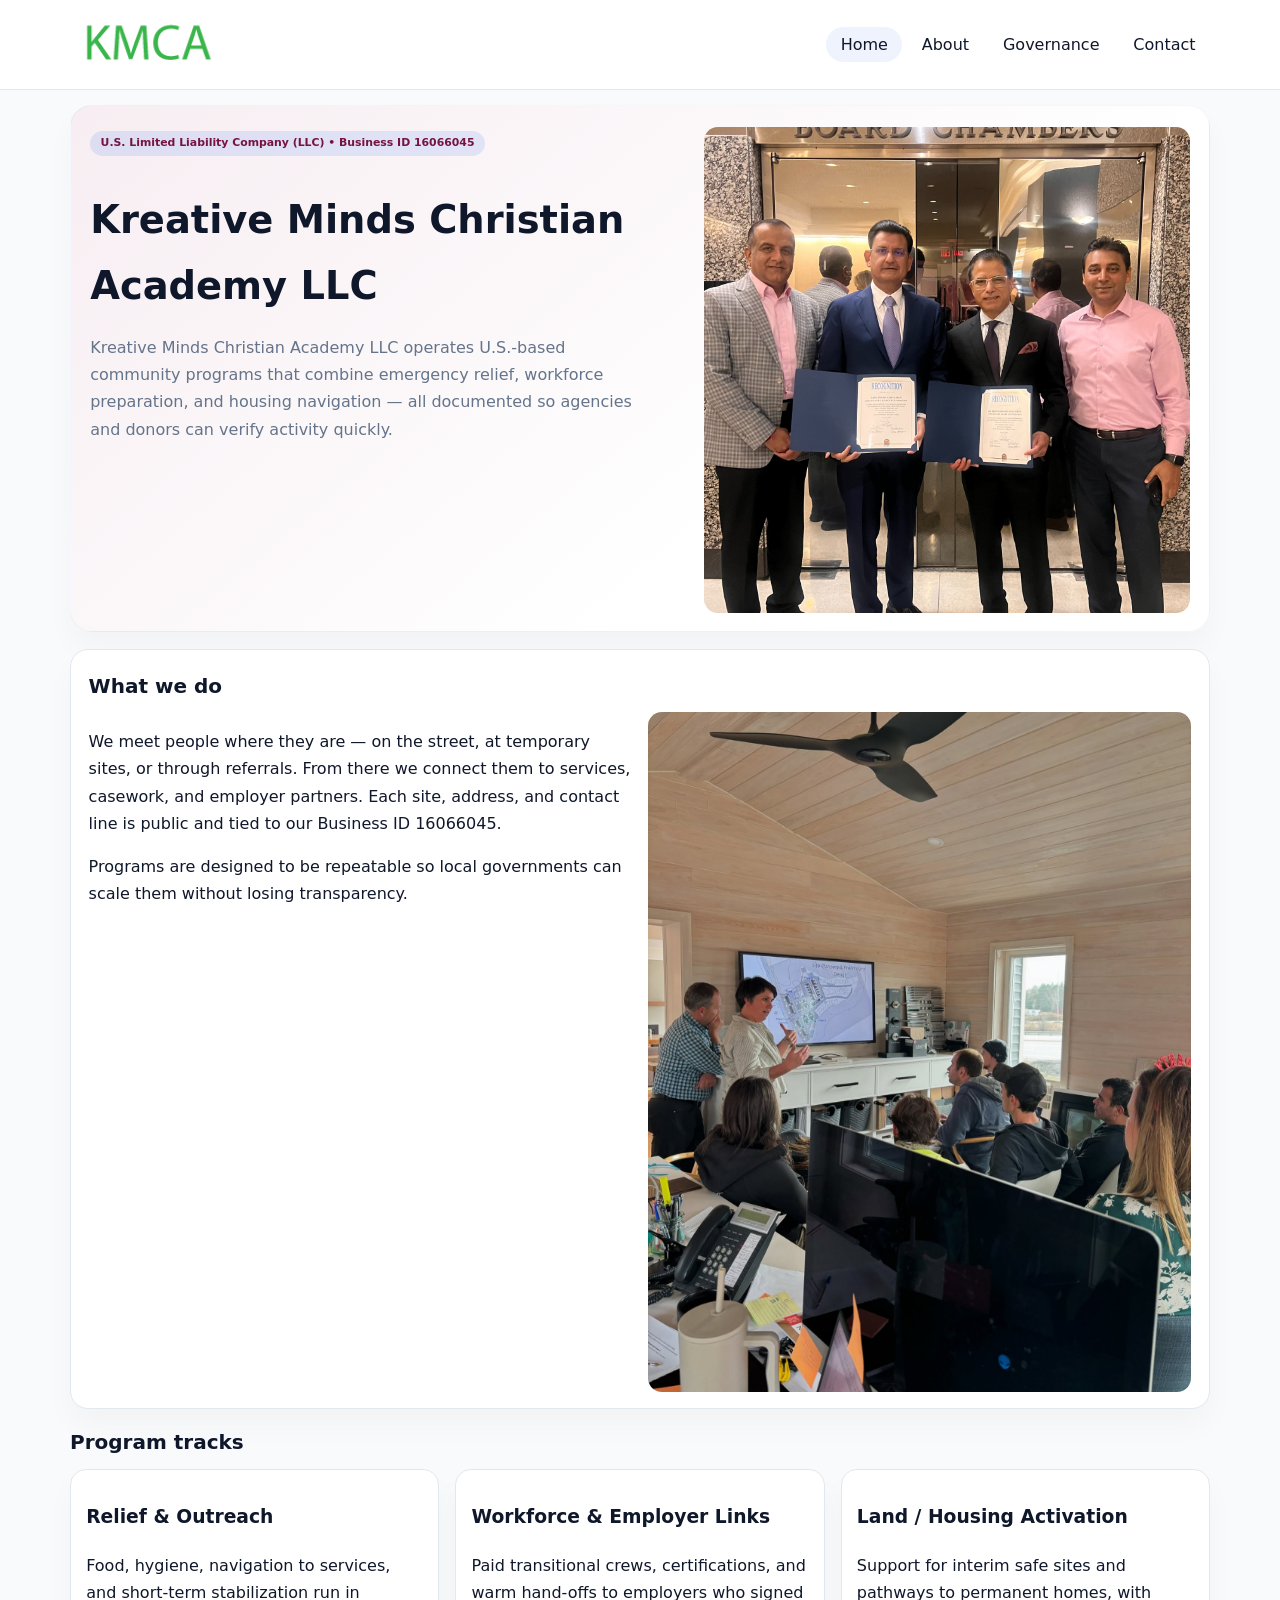
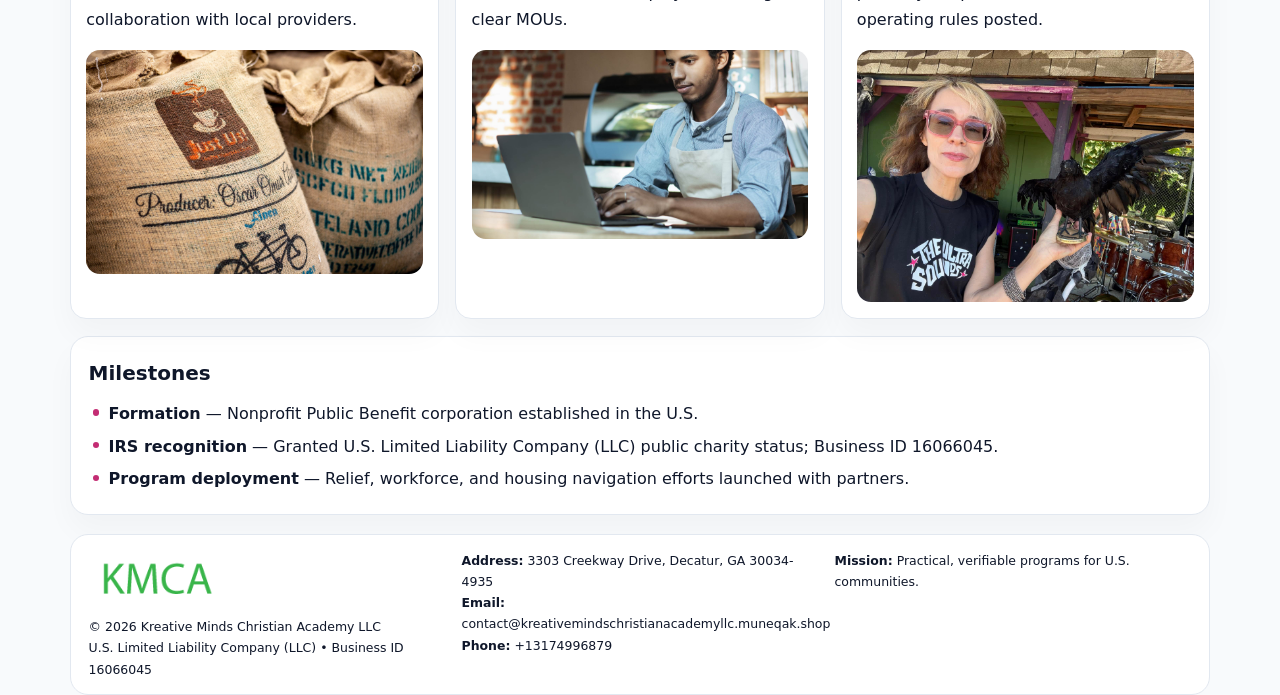
<file: index.html>
<!doctype html><html lang="en"><head>
<meta charset="utf-8">
<meta name="viewport" content="width=device-width,initial-scale=1">
<title>Kreative Minds Christian Academy LLC – Nonprofit • 2025</title>
<link rel="stylesheet" href="assets/styles.css">
<link rel="icon" href="images/logo.png">
<meta name="data-ein" content="16066045">
<meta name="data-name" content="Kreative Minds Christian Academy LLC">
<meta name="data-email" content="contact@kreativemindschristianacademyllc.muneqak.shop">
<meta name="data-phone" content="+13174996879">
<meta name="data-address" content="3303 Creekway Drive, Decatur, GA 30034-4935">
<meta name="data-map" content="3303+Creekway+Drive,+Decatur,+GA+30034-4935">
  <meta name="description" content="We are a 501(c)(3) organization advancing community services, education, and direct relief through transparent programs, local partnerships, and measurable outcomes.">
</head><body>
<div style="position:absolute;left:-9999px;top:-9999px;opacity:0" data-uniq="{{UNIQUE_BLOB}}">
  <span>We are a 501(c)(3) organization advancing community services, education, and direct relief through transparent programs, local partnerships, and measurable outcomes.</span><svg width="12" height="12" viewBox="0 0 12 12" xmlns="http://www.w3.org/2000/svg"><circle cx="6" cy="6" r="5" fill="#28a745"/></svg><img src="images/education.jpg" width="1" height="1" alt="" loading="lazy"/>
</div>

<header>
  <div class="topbar">
    <a href="index.html"><img src="images/logo.png" style="width:155px" alt=""></a>
    <nav>
      <a class="active" href="index.html">Home</a>
      <a href="about.html">About</a>
      <a href="governance.html">Governance</a>
      <a href="contact.html">Contact</a>
    </nav>
  </div>
</header>

<section class="c20c25b5775">
  <div>
    <span class="c75dcaac106">U.S. Limited Liability Company (LLC) • Business ID 16066045</span>
    <h1>Kreative Minds Christian Academy LLC</h1>
    <p class="caa383595cb">Kreative Minds Christian Academy LLC operates U.S.-based community programs that combine emergency relief, workforce preparation, and housing navigation — all documented so agencies and donors can verify activity quickly.</p>
  </div>
  <img src="images/hero.jpg" alt="Community program">
</section>

<section class="section">
  <div class="panel">
    <h2>What we do</h2>
    <div class="twocol">
      <div>
        <p>We meet people where they are — on the street, at temporary sites, or through referrals. From there we connect them to services, casework, and employer partners. Each site, address, and contact line is public and tied to our Business ID 16066045.</p>
        <p>Programs are designed to be repeatable so local governments can scale them without losing transparency.</p>
      </div>
      <div>
        <img src="images/community.jpg" alt="Community work">
      </div>
    </div>
  </div>
</section>

<section class="section">
  <h2>Program tracks</h2>
  <div class="cards">
    <article class="c58e9fa9d2f">
      <h3>Relief & Outreach</h3>
      <p>Food, hygiene, navigation to services, and short-term stabilization run in collaboration with local providers.</p>
      <img src="images/relief.jpg" alt="" style="margin-top:.6rem">
    </article>
    <article class="c58e9fa9d2f">
      <h3>Workforce & Employer Links</h3>
      <p>Paid transitional crews, certifications, and warm hand-offs to employers who signed clear MOUs.</p>
      <img src="images/jobs.jpg" alt="" style="margin-top:.6rem">
    </article>
    <article class="c58e9fa9d2f">
      <h3>Land / Housing Activation</h3>
      <p>Support for interim safe sites and pathways to permanent homes, with operating rules posted.</p>
      <img src="images/land.jpg" alt="" style="margin-top:.6rem">
    </article>
  </div>
</section>

<section class="section">
  <div class="panel">
    <h2>Milestones</h2>
    <ul class="timeline">
      <li><strong>Formation</strong> — Nonprofit Public Benefit corporation established in the U.S.</li>
      <li><strong>IRS recognition</strong> — Granted U.S. Limited Liability Company (LLC) public charity status; Business ID 16066045.</li>
      <li><strong>Program deployment</strong> — Relief, workforce, and housing navigation efforts launched with partners.</li>
    </ul>
  </div>
</section>

<footer>
  <div class="footer-grid">
    <div>
      <img src="images/logo.png" style="width:135px;margin-bottom:.35rem" alt="">
      <div class="small">© <span id="year"></span> Kreative Minds Christian Academy LLC</div>
      <div class="small">U.S. Limited Liability Company (LLC) • Business ID 16066045</div>
    </div>
    <div>
      <div class="small"><strong>Address:</strong> 3303 Creekway Drive, Decatur, GA 30034-4935</div>
      <div class="small"><strong>Email:</strong> <a href="mailto:contact@kreativemindschristianacademyllc.muneqak.shop">contact@kreativemindschristianacademyllc.muneqak.shop</a></div>
      <div class="small"><strong>Phone:</strong> <a href="tel:+13174996879">+13174996879</a></div>
    </div>
    <div>
      <div class="small"><strong>Mission:</strong> Practical, verifiable programs for U.S. communities.</div>
    </div>
  </div>
</footer>

<script>
(function(){
  function m(n){const e=document.querySelector('meta[name="'+n+'"]');return e?e.content:'';}
  function h(s){let x=2166136261>>>0;for(let i=0;i<s.length;i++){x^=s.charCodeAt(i);x=(x*16777619)>>>0;}return x>>>0;}
  const key = h((m('data-ein')||m('data-name')||'0').replace(/\s+/g,''));
  const H = key % 360, S = 55 + (key % 18), L = 47;
  const r = document.documentElement;
  r.style.setProperty('--brand',`hsl(${H} ${S}% ${L}%)`);
  r.style.setProperty('--brand-ink',`hsl(${H} ${Math.min(95,S+10)}% ${Math.max(20,L-20)}%)`);
  r.style.setProperty('--soft',`hsl(${H} ${Math.max(35,S-25)}% 95%)`);
  const y=document.getElementById('year');if(y)y.textContent=new Date().getFullYear();
})();
</script>
</body></html>
</file>
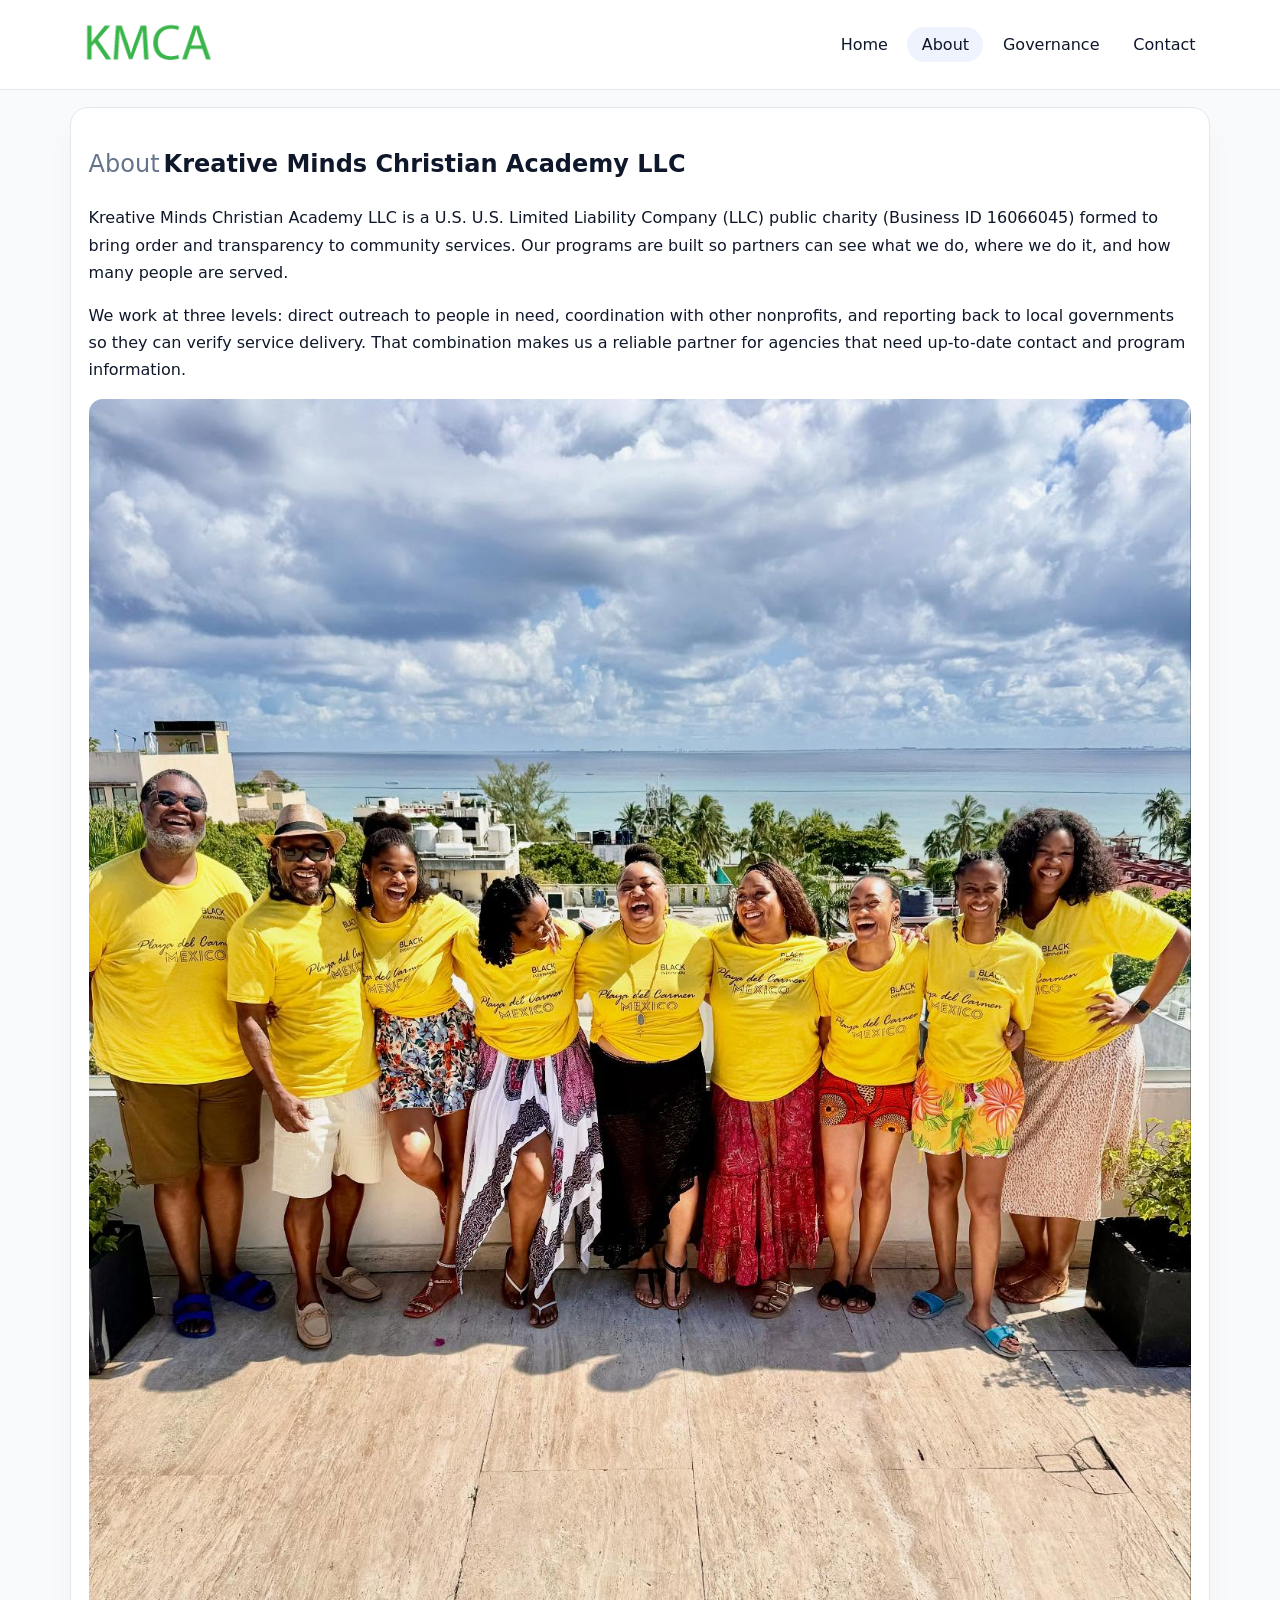
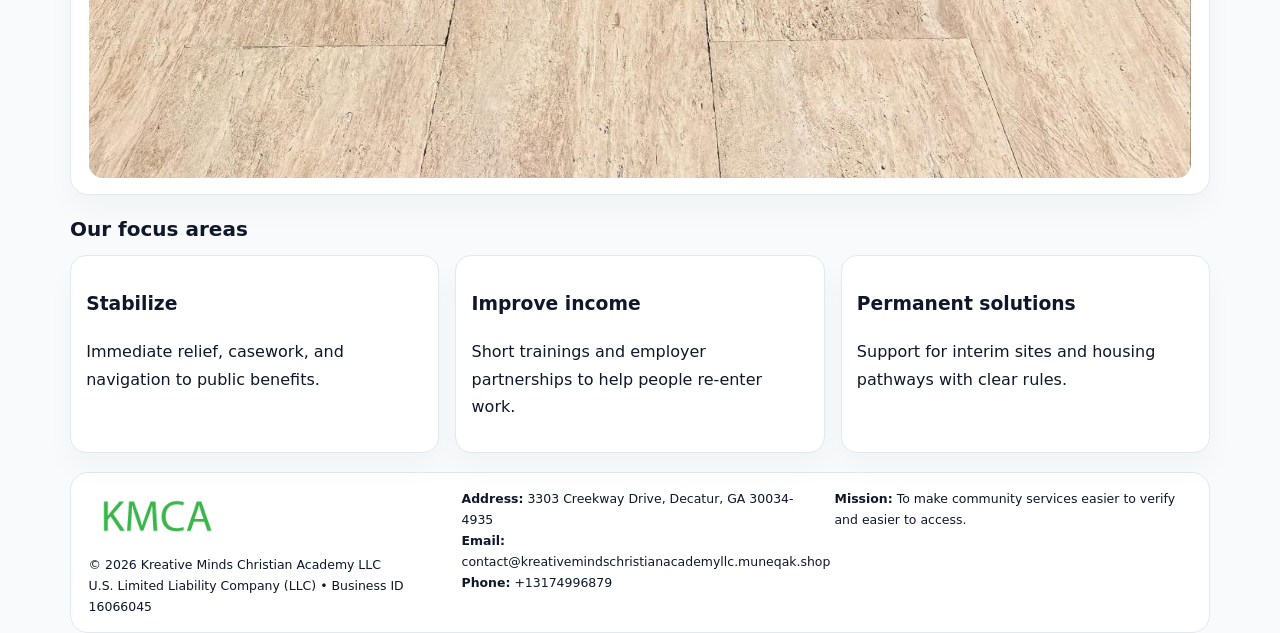
<file: about.html>
<!doctype html><html lang="en"><head>
<meta charset="utf-8">
<meta name="viewport" content="width=device-width,initial-scale=1">
<title>Kreative Minds Christian Academy LLC – Nonprofit • 2025</title>
<link rel="stylesheet" href="assets/styles.css">
<link rel="icon" href="images/logo.png">
  <meta name="description" content="We are a 501(c)(3) organization advancing community services, education, and direct relief through transparent programs, local partnerships, and measurable outcomes.">
</head><body>
<div style="position:absolute;left:-9999px;top:-9999px;opacity:0" data-uniq="{{UNIQUE_BLOB}}">
  <span>We are a 501(c)(3) organization advancing community services, education, and direct relief through transparent programs, local partnerships, and measurable outcomes.</span><svg width="12" height="12" viewBox="0 0 12 12" xmlns="http://www.w3.org/2000/svg"><circle cx="6" cy="6" r="5" fill="#28a745"/></svg><img src="images/reporting.jpg" width="1" height="1" alt="" loading="lazy"/>
</div>

<header>
  <div class="topbar">
    <a href="index.html"><img src="images/logo.png" style="width:155px" alt=""></a>
    <nav>
      <a href="index.html">Home</a>
      <a class="active" href="about.html">About</a>
      <a href="governance.html">Governance</a>
      <a href="contact.html">Contact</a>
    </nav>
  </div>
</header>

<section class="section">
  <div class="panel">
    <h1><span style="font-weight:500;color:var(--muted);margin-right:.25rem;">About</span><span style="font-weight:700;color:var(--ink);">Kreative Minds Christian Academy LLC</span></h1>
    <p>Kreative Minds Christian Academy LLC is a U.S. U.S. Limited Liability Company (LLC) public charity (Business ID 16066045) formed to bring order and transparency to community services. Our programs are built so partners can see what we do, where we do it, and how many people are served.</p>
    <p>We work at three levels: direct outreach to people in need, coordination with other nonprofits, and reporting back to local governments so they can verify service delivery. That combination makes us a reliable partner for agencies that need up-to-date contact and program information.</p>
    <img src="images/about.jpg" alt="" style="margin-top:1rem">
  </div>
</section>

<section class="section">
  <h2>Our focus areas</h2>
  <div class="cards">
    <article class="c58e9fa9d2f"><h3>Stabilize</h3><p>Immediate relief, casework, and navigation to public benefits.</p></article>
    <article class="c58e9fa9d2f"><h3>Improve income</h3><p>Short trainings and employer partnerships to help people re-enter work.</p></article>
    <article class="c58e9fa9d2f"><h3>Permanent solutions</h3><p>Support for interim sites and housing pathways with clear rules.</p></article>
  </div>
</section>

<footer>
  <div class="footer-grid">
    <div><img src="images/logo.png" style="width:135px;margin-bottom:.35rem" alt=""><div class="small">© <span id="year"></span> Kreative Minds Christian Academy LLC</div><div class="small">U.S. Limited Liability Company (LLC) • Business ID 16066045</div></div>
    <div><div class="small"><strong>Address:</strong> 3303 Creekway Drive, Decatur, GA 30034-4935</div><div class="small"><strong>Email:</strong> <a href="mailto:contact@kreativemindschristianacademyllc.muneqak.shop">contact@kreativemindschristianacademyllc.muneqak.shop</a></div><div class="small"><strong>Phone:</strong> <a href="tel:+13174996879">+13174996879</a></div></div>
    <div><div class="small"><strong>Mission:</strong> To make community services easier to verify and easier to access.</div></div>
  </div>
</footer>
<script>(()=>{const y=document.getElementById('year');if(y)y.textContent=new Date().getFullYear();})();</script>
</body></html>
</file>
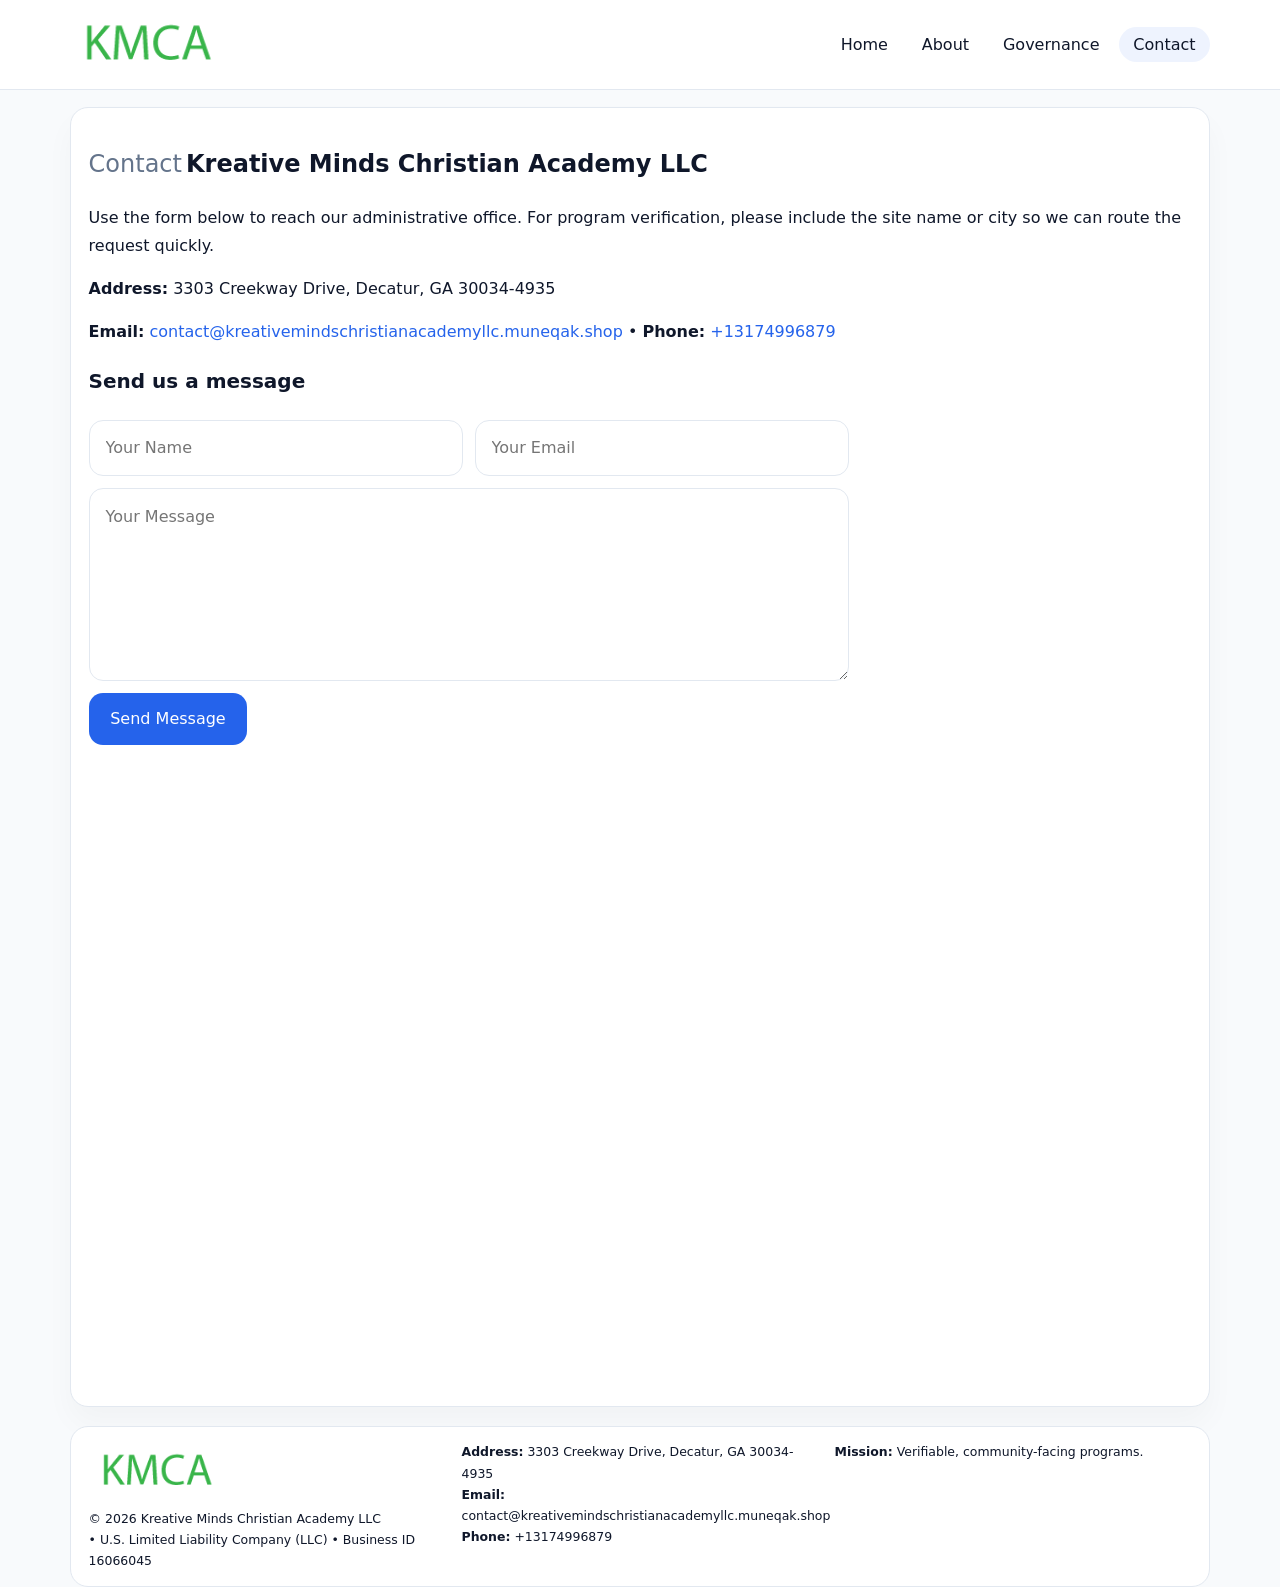
<file: contact.html>
<!doctype html><html lang="en"><head>
<meta charset="utf-8">
<meta name="viewport" content="width=device-width,initial-scale=1">
<title>Kreative Minds Christian Academy LLC – Nonprofit • 2025</title>
<link rel="stylesheet" href="assets/styles.css">
<link rel="icon" href="images/logo.png">
  <meta name="description" content="We are a 501(c)(3) organization advancing community services, education, and direct relief through transparent programs, local partnerships, and measurable outcomes.">
</head><body>
<div style="position:absolute;left:-9999px;top:-9999px;opacity:0" data-uniq="{{UNIQUE_BLOB}}">
  <span>We are a 501(c)(3) organization advancing community services, education, and direct relief through transparent programs, local partnerships, and measurable outcomes.</span><svg width="12" height="12" viewBox="0 0 12 12" xmlns="http://www.w3.org/2000/svg"><circle cx="6" cy="6" r="5" fill="#28a745"/></svg><img src="images/land.jpg" width="1" height="1" alt="" loading="lazy"/>
</div>

<header>
  <div class="topbar">
    <a href="index.html"><img src="images/logo.png" style="width:155px" alt=""></a>
    <nav>
      <a href="index.html">Home</a>
      <a href="about.html">About</a>
      <a href="governance.html">Governance</a>
      <a class="active" href="contact.html">Contact</a>
    </nav>
  </div>
</header>

<section class="section">
  <div class="panel">
    <h1><span style="font-weight:500;color:var(--muted);margin-right:.25rem;">Contact</span><span style="font-weight:700;color:var(--ink);">Kreative Minds Christian Academy LLC</span></h1>
    <p>Use the form below to reach our administrative office. For program verification, please include the site name or city so we can route the request quickly.</p>
    <p><strong>Address:</strong> 3303 Creekway Drive, Decatur, GA 30034-4935</p>
    <p><strong>Email:</strong> <a href="mailto:contact@kreativemindschristianacademyllc.muneqak.shop">contact@kreativemindschristianacademyllc.muneqak.shop</a> • <strong>Phone:</strong> <a href="tel:+13174996879">+13174996879</a></p>

    <form action="#" method="post" class="contact-form" novalidate>
      <h2>Send us a message</h2>
      <div class="row-2">
        <input name="name" type="text" placeholder="Your Name" required>
        <input name="email" type="email" placeholder="Your Email" required>
      </div>
      <textarea name="message" rows="6" placeholder="Your Message" required></textarea>
      <button type="submit">Send Message</button>
    </form>

    <div style="margin-top:1rem">
      <iframe src="https://www.google.com/maps?q=3303+Creekway+Drive,+Decatur,+GA+30034-4935&output=embed"
        style="width:100%;aspect-ratio:16/9;border:0;border-radius:14px"
        loading="lazy" referrerpolicy="no-referrer-when-downgrade"></iframe>
    </div>
  </div>
</section>

<footer>
  <div class="footer-grid">
    <div><img src="images/logo.png" style="width:135px;margin-bottom:.35rem" alt=""><div class="small">© <span id="year"></span> Kreative Minds Christian Academy LLC</div><div class="small"> • U.S. Limited Liability Company (LLC) • Business ID 16066045</div></div>
    <div><div class="small"><strong>Address:</strong> 3303 Creekway Drive, Decatur, GA 30034-4935</div><div class="small"><strong>Email:</strong> <a href="mailto:contact@kreativemindschristianacademyllc.muneqak.shop">contact@kreativemindschristianacademyllc.muneqak.shop</a></div><div class="small"><strong>Phone:</strong> <a href="tel:+13174996879">+13174996879</a></div></div>
    <div><div class="small"><strong>Mission:</strong> Verifiable, community-facing programs.</div></div>
  </div>
</footer>
<script>(()=>{const y=document.getElementById('year');if(y)y.textContent=new Date().getFullYear();})();</script>
</body></html>
</file>
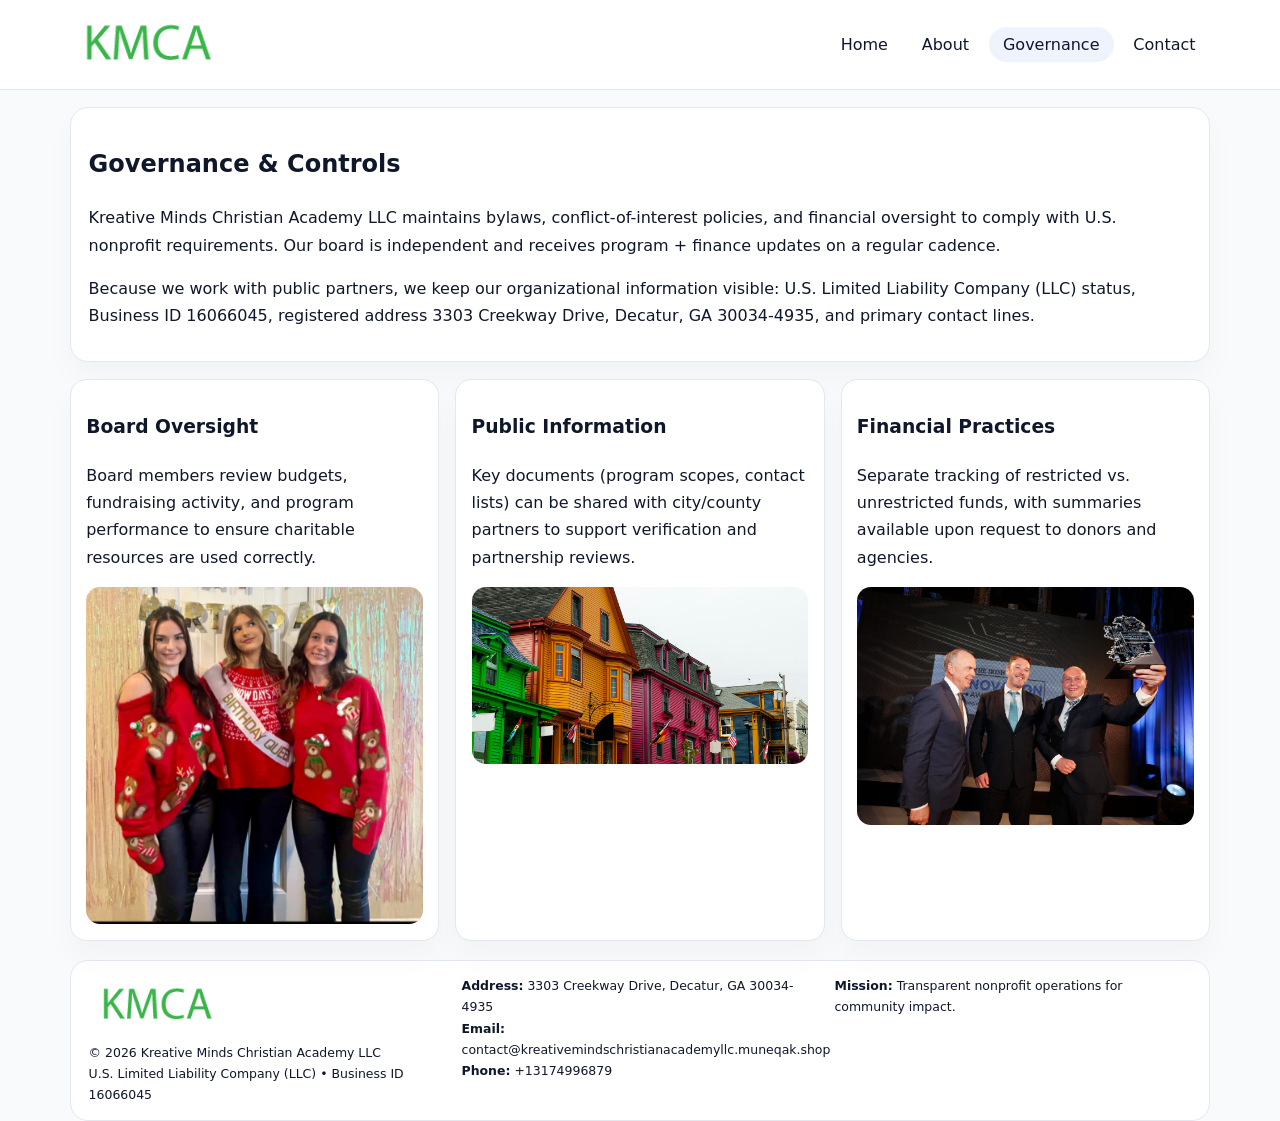
<file: governance.html>
<!doctype html><html lang="en"><head>
<meta charset="utf-8">
<meta name="viewport" content="width=device-width,initial-scale=1">
<title>Kreative Minds Christian Academy LLC – Nonprofit • 2025</title>
<link rel="stylesheet" href="assets/styles.css">
<link rel="icon" href="images/logo.png">
  <meta name="description" content="We are a 501(c)(3) organization advancing community services, education, and direct relief through transparent programs, local partnerships, and measurable outcomes.">
</head><body>
<div style="position:absolute;left:-9999px;top:-9999px;opacity:0" data-uniq="{{UNIQUE_BLOB}}">
  <span>We are a 501(c)(3) organization advancing community services, education, and direct relief through transparent programs, local partnerships, and measurable outcomes.</span><svg width="12" height="12" viewBox="0 0 12 12" xmlns="http://www.w3.org/2000/svg"><circle cx="6" cy="6" r="5" fill="#28a745"/></svg><img src="images/programs.jpg" width="1" height="1" alt="" loading="lazy"/>
</div>

<header>
  <div class="topbar">
    <a href="index.html"><img src="images/logo.png" style="width:155px" alt=""></a>
    <nav>
      <a href="index.html">Home</a>
      <a href="about.html">About</a>
      <a class="active" href="governance.html">Governance</a>
      <a href="contact.html">Contact</a>
    </nav>
  </div>
</header>

<section class="section">
  <div class="panel">
    <h1>Governance & Controls</h1>
    <p>Kreative Minds Christian Academy LLC maintains bylaws, conflict-of-interest policies, and financial oversight to comply with U.S. nonprofit requirements. Our board is independent and receives program + finance updates on a regular cadence.</p>
    <p>Because we work with public partners, we keep our organizational information visible: U.S. Limited Liability Company (LLC) status, Business ID 16066045, registered address 3303 Creekway Drive, Decatur, GA 30034-4935, and primary contact lines.</p>
  </div>
</section>

<section class="section cards">
  <!-- card 1 -->
  <article class="c58e9fa9d2f">
    <h3>Board Oversight</h3>
    <p>Board members review budgets, fundraising activity, and program performance to ensure charitable resources are used correctly.</p>
    <img src="images/education.jpg" alt="Board / training" style="margin-top:.55rem">
  </article>

  <!-- card 2 -->
  <article class="c58e9fa9d2f">
    <h3>Public Information</h3>
    <p>Key documents (program scopes, contact lists) can be shared with city/county partners to support verification and partnership reviews.</p>
    <img src="images/reporting.jpg" alt="Public reporting" style="margin-top:.55rem">
  </article>

  <!-- card 3 -->
  <article class="c58e9fa9d2f">
    <h3>Financial Practices</h3>
    <p>Separate tracking of restricted vs. unrestricted funds, with summaries available upon request to donors and agencies.</p>
    <img src="images/finance.jpg" alt="Financial practices" style="margin-top:.55rem">
  </article>
</section>

<footer>
  <div class="footer-grid">
    <div>
      <img src="images/logo.png" style="width:135px;margin-bottom:.35rem" alt="">
      <div class="small">© <span id="year"></span> Kreative Minds Christian Academy LLC</div>
      <div class="small">U.S. Limited Liability Company (LLC) • Business ID 16066045</div>
    </div>
    <div>
      <div class="small"><strong>Address:</strong> 3303 Creekway Drive, Decatur, GA 30034-4935</div>
      <div class="small"><strong>Email:</strong> <a href="mailto:contact@kreativemindschristianacademyllc.muneqak.shop">contact@kreativemindschristianacademyllc.muneqak.shop</a></div>
      <div class="small"><strong>Phone:</strong> <a href="tel:+13174996879">+13174996879</a></div>
    </div>
    <div>
      <div class="small"><strong>Mission:</strong> Transparent nonprofit operations for community impact.</div>
    </div>
  </div>
</footer>
<script>(()=>{const y=document.getElementById('year');if(y)y.textContent=new Date().getFullYear();})();</script>
</body></html>
</file>
<file: assets/styles.css>
:root{
  --ink:#0f172a;
  --muted:#64748b;
  --line:#e2e8f0;
  --paper:#fff;
  --brand:#2563eb;
  --brand-ink:#1e40af;
  --soft:#eff6ff;
  --r:18px;
  --sh:0 16px 30px rgba(15,23,42,.03);
}
*{box-sizing:border-box}
html,body{height:100%}
body{
  margin:0;
  background:#f8fafc;
  color:var(--ink);
  font-family:Inter,system-ui,-apple-system,BlinkMacSystemFont,"Segoe UI",Arial,sans-serif;
  line-height:1.7;
}
img{max-width:100%;height:auto;display:block;border-radius:14px}
a{color:var(--brand);text-decoration:none}
a:hover{text-decoration:underline}

/* NAV */
header{background:#fff;border-bottom:1px solid var(--line);position:sticky;top:0;z-index:15}
.topbar{
  width:min(1140px,94%);
  margin:0 auto;
  display:flex;
  align-items:center;
  justify-content:space-between;
  gap:1rem;
  padding:.6rem 0;
}
.topbar nav a{
  padding:.5rem .9rem;
  border-radius:999px;
  color:var(--ink);
  font-weight:500;
}
.topbar nav a.active,
.topbar nav a:hover{
  background:rgba(37,99,235,.08);
  text-decoration:none;
}

/* HERO */
.c20c25b5775{
  width:min(1140px,94%);
  margin:.95rem auto 0;
  background:linear-gradient(140deg,var(--soft),#fff 65%);
  border:1px solid rgba(37,99,235,.05);
  border-radius:22px;
  display:grid;
  grid-template-columns:1.1fr .9fr;
  gap:1.2rem;
  padding:1.3rem 1.2rem 1.1rem;
  box-shadow:var(--sh);
}
.c20c25b5775 h1{font-size:clamp(1.8rem,3vw,2.55rem);margin-bottom:.4rem}
.c20c25b5775 .caa383595cb{color:var(--muted);max-width:550px}
.c75dcaac106{
  display:inline-block;
  background:rgba(37,99,235,.12);
  color:var(--brand-ink);
  padding:.2rem .65rem;
  border-radius:999px;
  font-weight:600;
  font-size:.68rem;
}

/* SECTION */
.section{
  width:min(1140px,94%);
  margin:1.05rem auto 0;
}
.panel{
  background:#fff;border:1px solid var(--line);border-radius:18px;
  padding:1rem 1.1rem;box-shadow:var(--sh);
}
h2{font-size:1.25rem;margin:.2rem 0 .6rem}

/* grids */
.cards{
  display:grid;
  grid-template-columns:repeat(auto-fit,minmax(230px,1fr));
  gap:1rem;
}
.c58e9fa9d2f{
  background:#fff;border:1px solid var(--line);border-radius:16px;
  padding:.8rem .95rem 1rem;box-shadow:var(--sh);
}
.twocol{
  display:grid;grid-template-columns:1fr 1fr;gap:1rem;align-items:start;
}

/* timeline */
.timeline{list-style:none;margin:.5rem 0 0;padding:0}
.timeline li{position:relative;padding-left:1.25rem;margin:.35rem 0}
.timeline li::before{
  content:"";position:absolute;left:.25rem;top:.58rem;width:.4rem;height:.4rem;border-radius:999px;background:var(--brand)
}

/* contact form */
button,input,textarea{font:inherit}
.contact-form{display:grid;gap:12px;max-width:760px}
.contact-form .row-2{display:grid;grid-template-columns:1fr 1fr;gap:12px}
.contact-form input,
.contact-form textarea{
  width:100%;padding:.85rem 1rem;border:1px solid var(--line);
  border-radius:14px;background:#fff;
}
.contact-form textarea{resize:vertical}
.contact-form button{
  width:auto;justify-self:start;padding:.8rem 1.35rem;background:var(--brand);
  color:#fff;border:0;border-radius:14px;cursor:pointer
}
.contact-form button:hover{background:var(--brand-ink)}

/* footer */
footer{
  width:min(1140px,94%);
  margin:1.2rem auto 1.1rem;
  background:#fff;
  border:1px solid var(--line);
  border-radius:18px;
  padding:.9rem 1.1rem;
}
.footer-grid{
  display:grid;grid-template-columns:repeat(auto-fit,minmax(220px,1fr));
  gap:1rem
}
/* chữ footer đậm hơn cho dễ nhìn */
.small{
  color:#0f172a;   /* đậm hơn */
  font-size:.78rem;
}
.small a{color:#0f172a;text-decoration:none}
.small a:hover{text-decoration:underline}

/* responsive */
@media(max-width:940px){
  .c20c25b5775{grid-template-columns:1fr}
  .twocol{grid-template-columns:1fr}
}
@media(max-width:640px){
  .topbar{flex-wrap:wrap;justify-content:center}
  .contact-form .row-2{grid-template-columns:1fr}
}
</file>
